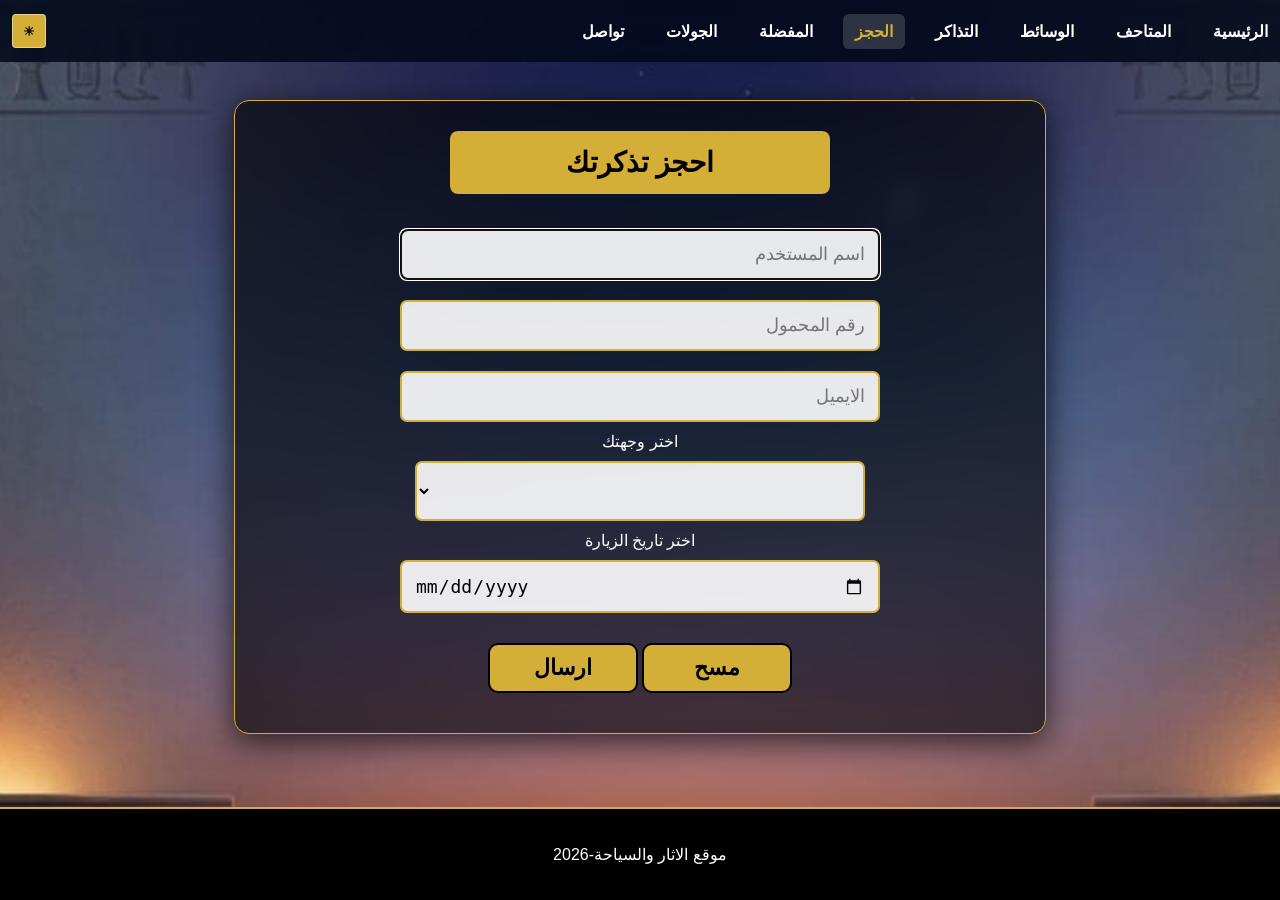
<file: booking.html>
<!DOCTYPE html>
<html  dir="rtl" lang"ar" >
<head>
    <meta charset="UTF-8">
    <meta name="viewport" content="width=device-width, initial-scale=1.0">
    <title>Document</title>
    <link rel="stylesheet" href="booking.css">
</head>
<body>
     <nav class="top-nav">
        <a href="index.html" class="nav-link">الرئيسية</a>
        <a href="museum.html" class="nav-link">المتاحف</a>
        <a href="media_gallery_3.html" class="nav-link">الوسائط</a>
        <a href="tickets.html" class="nav-link">التذاكر</a>
        <a href="booking.html" class="nav-link active">الحجز</a>
        <a href="favorites.html" class="nav-link">المفضلة</a>
        <a href="tours.html" class="nav-link ">الجولات</a>
        <a href="contact.html" class="nav-link">تواصل</a>
        <button id="themeBtn" class="theme-toggle" onclick="changeTheme()" aria-label="تغيير الثيم">☀</button>
    </nav>

    <header>
    
    </header>
    <fieldset>
            
        <div id="form">
            <h2>احجز تذكرتك</h2>
            <form method="post">
               <div class="inputcontrol">
                <div id="error4"></div>
                 
                <input id="name" type="text" placeholder="اسم المستخدم" autofocus></div>
                <div class="inputcontrol">
                    <div id="error"></div>
                    
                
                <input  id="num" type="text" placeholder="رقم المحمول" required></div>
    <div class="inputcontrol">
        <div id="error2"></div>
                 
                <input id="email" type="text" placeholder="الايميل" required></div>
                <div id="error5"></div>
                <label for="select">اختر وجهتك</label>
                <br> <div class="select" ></div>
                <select name="museum" id="select"   style="font-size: 25px; " >
                    <option value="" disabled selected ></option>
                    <option id="op"value="المتحف المصري الكبير">المتحف المصري الكبير</option>
                <option  id="op"value="المتحف القومي للحضارة المصرية">المتحف القومي للحضارة المصرية</option>
                <option id="op" value="المتحف المصري بالتحرير">المتحف المصري بالتحرير</option>
                <option  id="op"value="متحف الاقصر">متحف الاقصر</option>
                <option id="op" value="متحف النوبه">متحف النوبه</option>
                <option id="op" value="متحف ايمحتب بسقارة">متحف ايمحتب بسقارة</option>

               </div>
                </select>
                <br>
                <div id="error3"></div>
                <label for="date">اختر تاريخ الزيارة</label>
                <br>
                <input id ="date" type="date" required>
                <br>
                
            <input  id ="send2"type="reset" value="مسح">
                <input  id ="send2"type="submit"value="ارسال">

            </form>


        </div></fieldset>

            <footer>
                    <p>موقع الاثار والسياحة-2026</p>
                </footer>
        <script src="booking.js"></script>
    
</body>
</html>
</file>
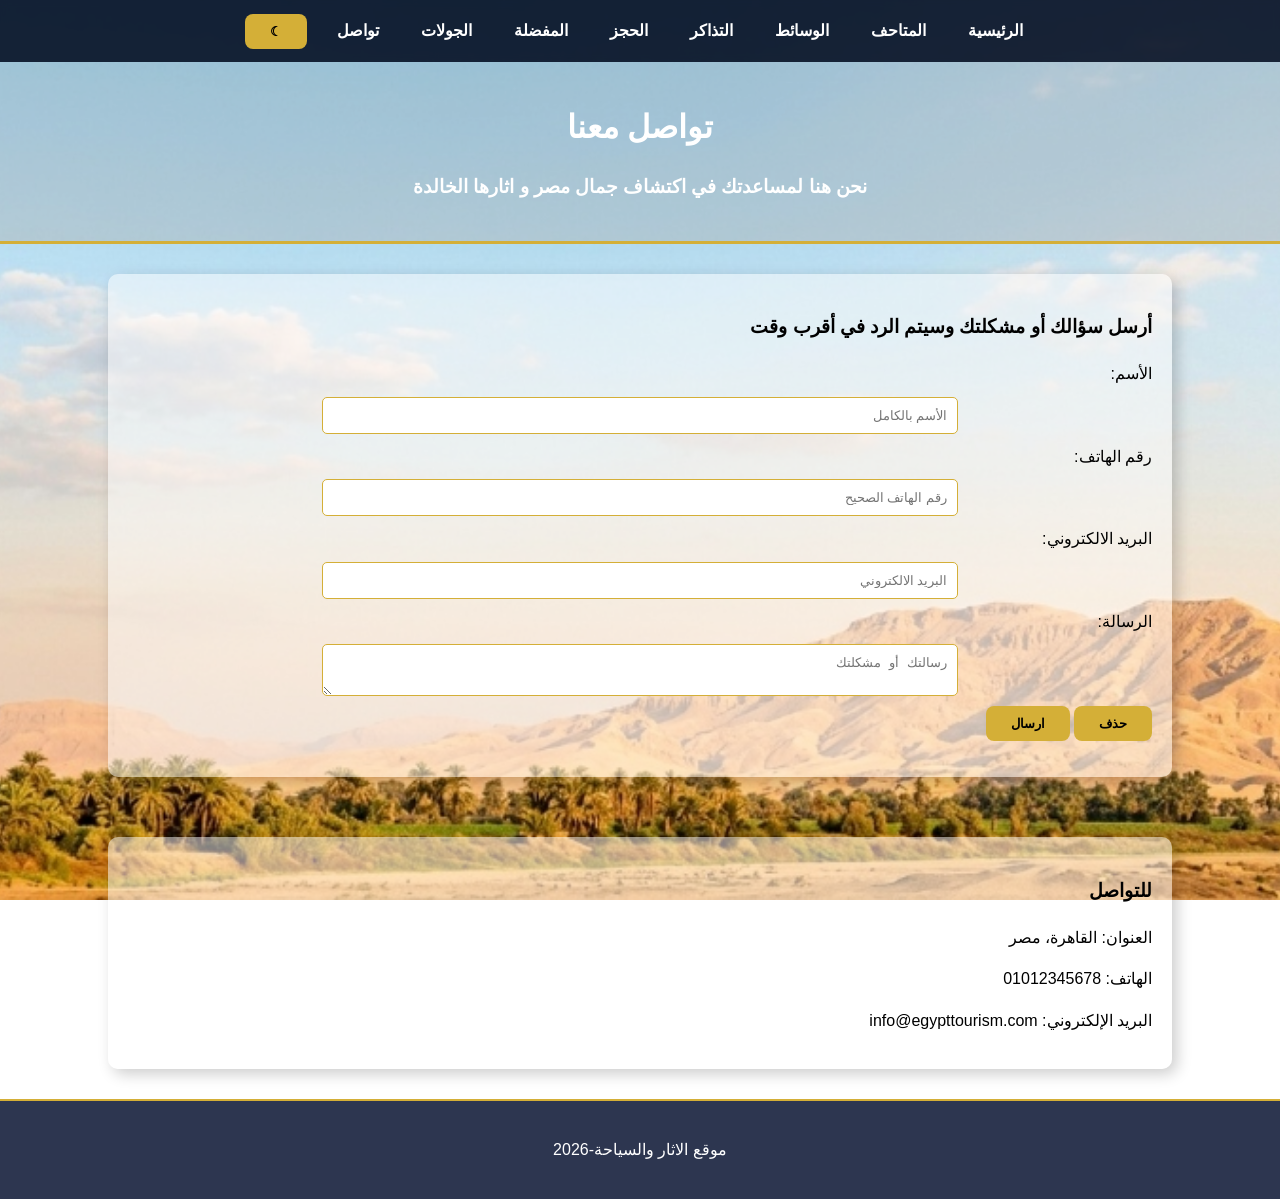
<file: contact.html>
<!doctype html>
<html lang="ar">
    <head>
        <meta charset="UTF-8">
        <title>contact us</title>
        <link rel="stylesheet" href="contact.Css">
    </head>
    <body class="light-theme">
        <nav class="top-nav">
          <a href="index.html" class="nav-link">الرئيسية</a>
          <a href="museum.html" class="nav-link">المتاحف</a>
          <a href="media_gallery_3.html" class="nav-link">الوسائط</a>
          <a href="tickets.html" class="nav-link">التذاكر</a>
          <a href="booking.html" class="nav-link">الحجز</a>
          <a href="Favorites.html" class="nav-link">المفضلة</a>
          <a href="tours.html" class="nav-link">الجولات</a>
          <a href="contact.html" class="nav-link">تواصل</a>
          <button id="themeBtn" class="theme-toggle" onclick="changeTheme()" aria-label="تغيير الثيم">☀️</button>
        </nav>
        <header>
            <h1>تواصل معنا</h1>
            <h3 class="title2">نحن هنا لمساعدتك في اكتشاف جمال مصر و اثارها الخالدة</h3>
        </header>
        <section>
            <h3>أرسل سؤالك أو مشكلتك وسيتم الرد في أقرب وقت</h3>
            <form id="contactForm">
                <label for="name">الأسم:</label>
                <input type="text" id="name" placeholder="الأسم بالكامل">
                <label for="number">رقم الهاتف:</label>
                <input type="number" id="number" placeholder="رقم الهاتف الصحيح">
                <label for="email">البريد الالكتروني:</label>
                <input type="email" id="email" placeholder="البريد الالكتروني">
                <label for="message">الرسالة:</label>
                <textarea id="message" placeholder="رسالتك أو مشكلتك" ></textarea>
                <button type="reset">حذف</button>
                <button type="submit">ارسال</button>
            </form>
             <p id="responseMsg"></p>
        </section>
        <section>
            <h3>للتواصل</h3>
             <p>العنوان: القاهرة، مصر</p>
             <p>الهاتف: 01012345678</p>
             <p>البريد الإلكتروني: info@egypttourism.com</p>
        </section>
          <footer>
                    <p>موقع الاثار والسياحة-2026</p>
                </footer>
        <script src="contact.js"></script>
    </body>
</html>
</file>
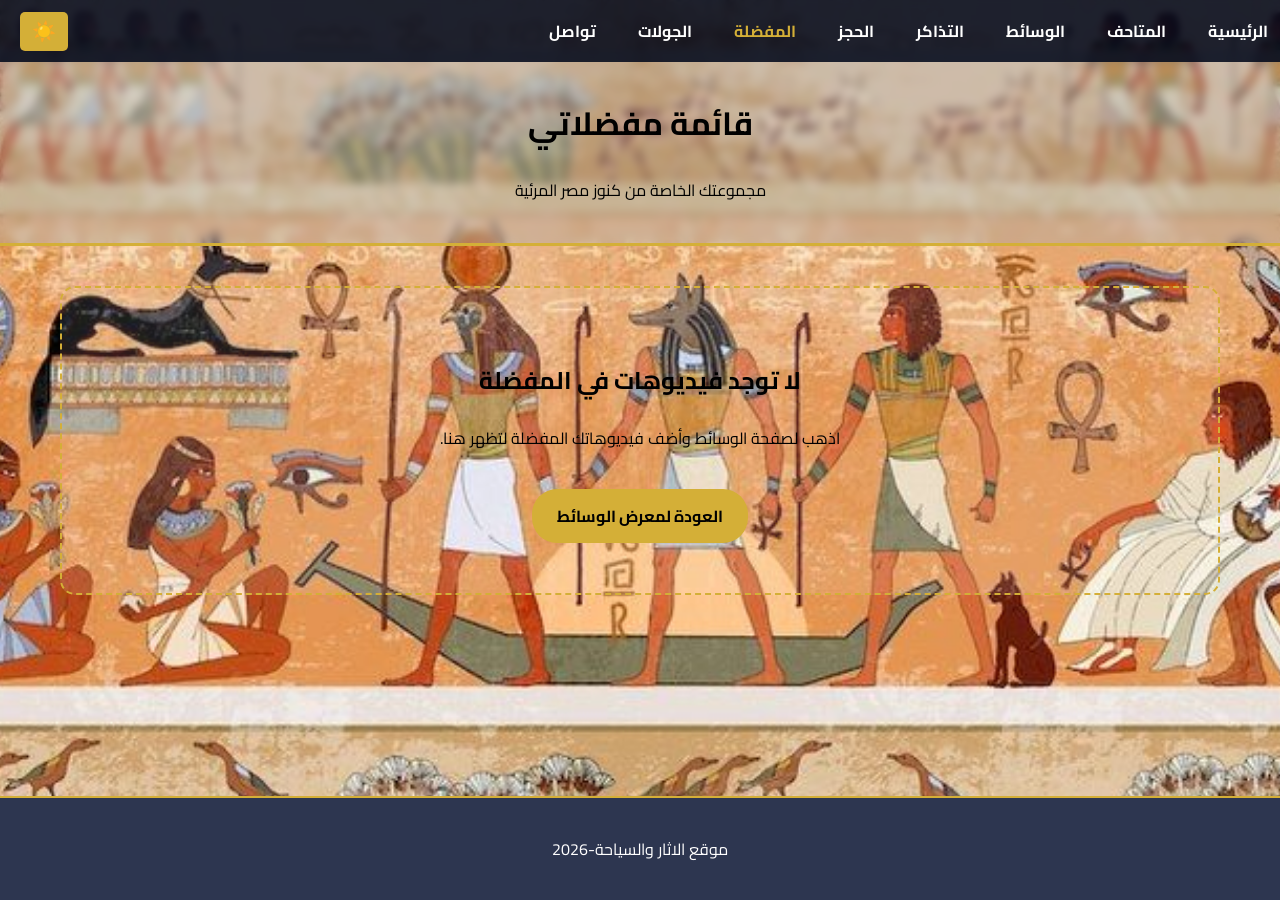
<file: favorites.html>
<!DOCTYPE html>
<html lang="ar" dir="rtl">
<head>
    <meta charset="UTF-8">
    <meta name="viewport" content="width=device-width, initial-scale=1.0">
    <title>مفضلتي - متاحف مصر</title>
    <!-- ربط ملف التنسيق الموحد -->
    <link rel="stylesheet" href="My_Favorites.css">
    <link href="https://fonts.googleapis.com/css2?family=Cairo:wght@400;700&display=swap" rel="stylesheet">
</head>
<body>
    <nav class="top-nav">
        <a href="index.html" class="nav-link">الرئيسية</a>
        <a href="museum.html" class="nav-link">المتاحف</a>
        <a href="media_gallery_3.html" class="nav-link">الوسائط</a>
        <a href="tickets.html" class="nav-link">التذاكر</a>
        <a href="booking.html" class="nav-link">الحجز</a>
        <a href="Favorites.html" class="nav-link active">المفضلة</a>
        <a href="tours.html" class="nav-link">الجولات</a>
        <a href="contact.html" class="nav-link">تواصل</a>
        <button id="themeBtn" class="theme-toggle" onclick="changeTheme()">☀️</button>
    </nav>

    <header>
        <h1>قائمة مفضلاتي</h1>
        <p>مجموعتك الخاصة من كنوز مصر المرئية</p>
    </header>

    <main class="container">
        <!-- هنا سيقوم الجافا سكريبت بوضع الفيديوهات -->
        <div id="favoritesGrid" class="gallery-grid"></div>
    </main>

    <footer>
        <p>موقع الاثار والسياحة-2026</p>
    </footer>

    <!-- ربط ملف الجافا سكريبت الخاص بالمفضلة -->
    <script src="My_Favorites.js"></script>
</body>
</html>
</file>
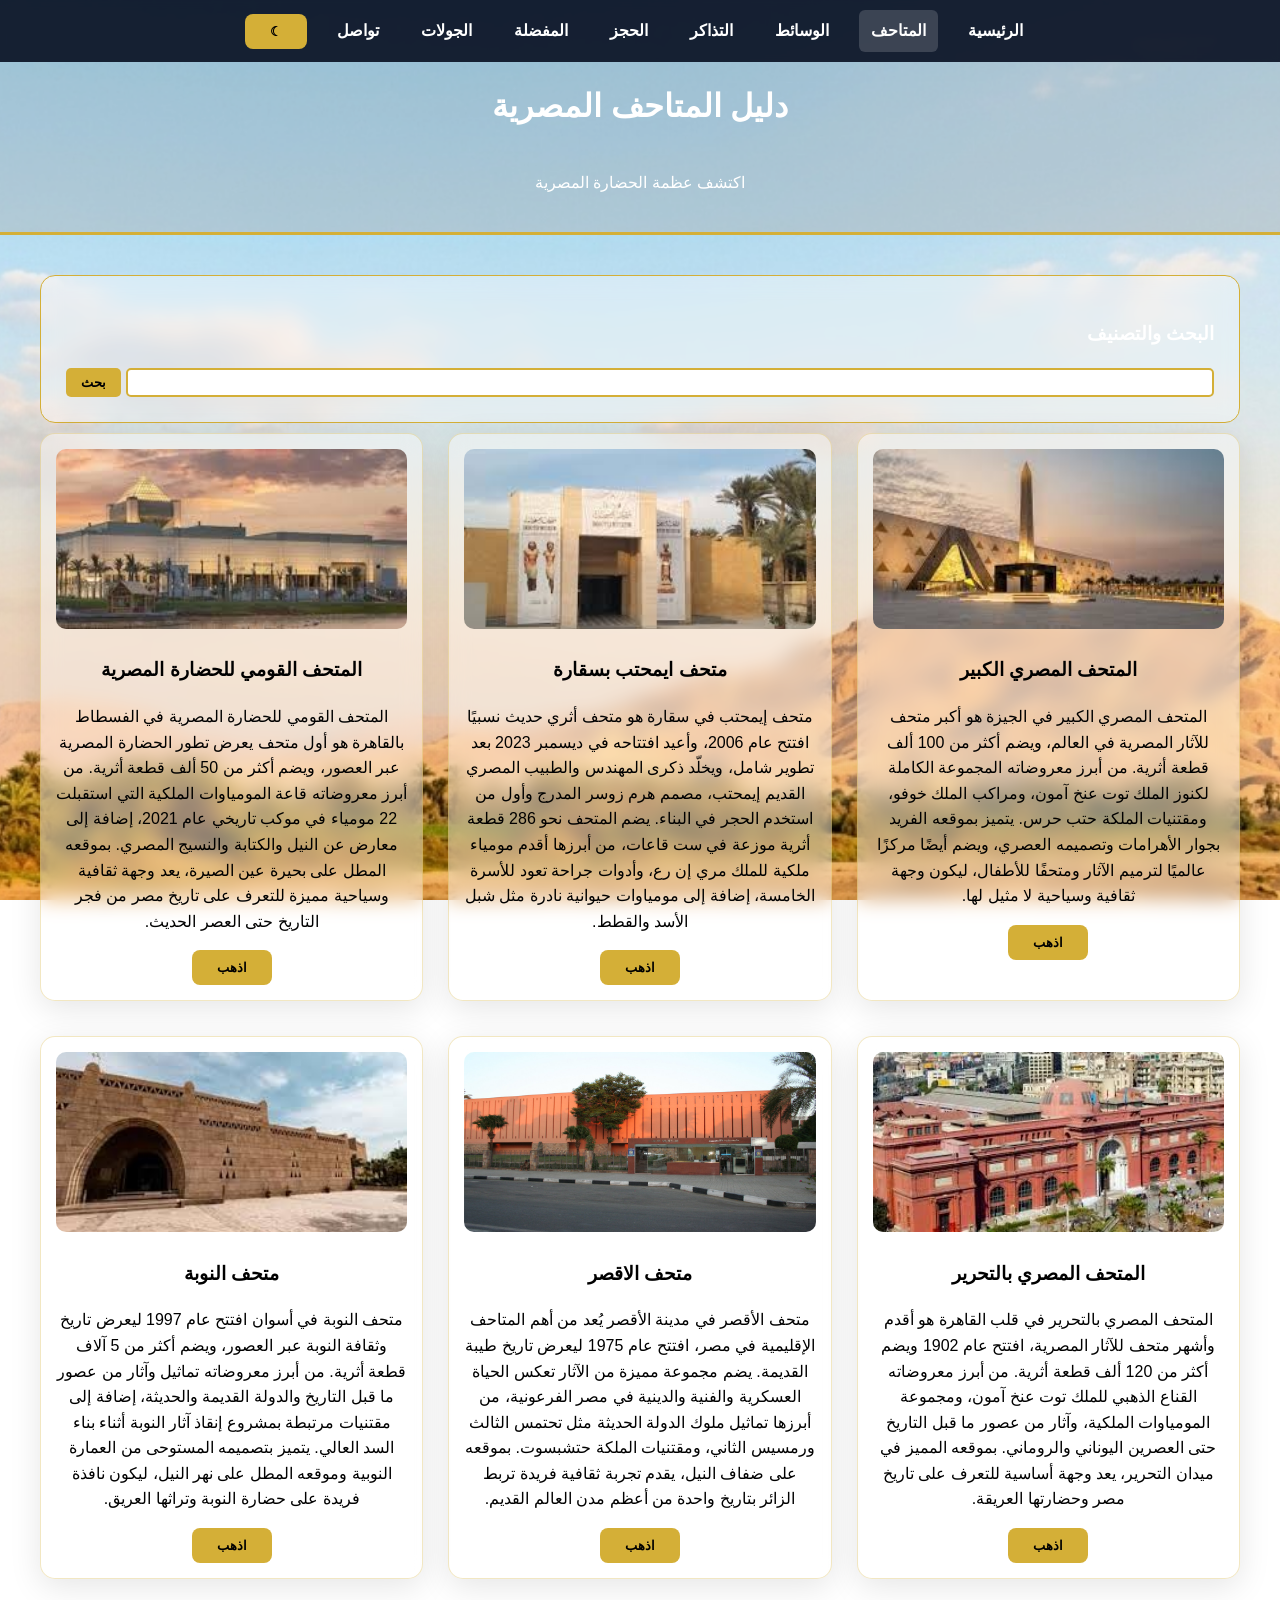
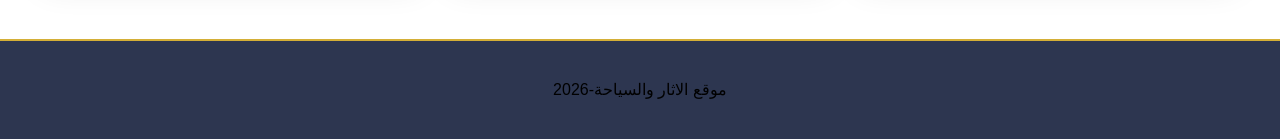
<file: museum.html>
<!DOCTYPE html>
<html lang="ar" dir="rtl">
    <head>
        <meta charset="UTF-8">
        <title>Ancient Egypt</title>
        <link rel="stylesheet" href="museum2.css">
        </head>
        <body>
            <header>
                <h1 id="mainTitle"></h1>
                <p id="title2"></p>
               

                    <nav class="top-nav">
        <a href="index.html" class="nav-link">الرئيسية</a>
        <a href="museum.html" class="nav-link active">المتاحف</a>
        <a href="media_gallery_3.html" class="nav-link">الوسائط</a>
        <a href="tickets.html" class="nav-link">التذاكر</a>
        <a href="booking.html" class="nav-link">الحجز</a>
        <a href="favorites.html" class="nav-link">المفضلة</a>
        <a href="tours.html" class="nav-link ">الجولات</a>
        <a href="contact.html" class="nav-link">تواصل</a>
        <button id="themeBtn" class="theme-toggle" onclick="changeTheme()" aria-label="تغيير الثيم">☀</button>
    </nav>

                  
                
                 
            </header>
           <main class="museums-container layout">
            <aside class="sidebar">
                <h3 id="sideTitle"></h3>
                <div class="search-box">
                    <input type="text" id="search">
                    <button onclick="searchItems()" id="searchBtn">بحث</button>
                    </div>
                    </aside>
                    <section id="cardsContainer" class="grid"></section>
                    </main>

           </main>
                <footer>
                    <p>موقع الاثار والسياحة-2026</p>
                </footer>
                        <script src="museum (1).js"></script>

        </body>
</html>
</file>
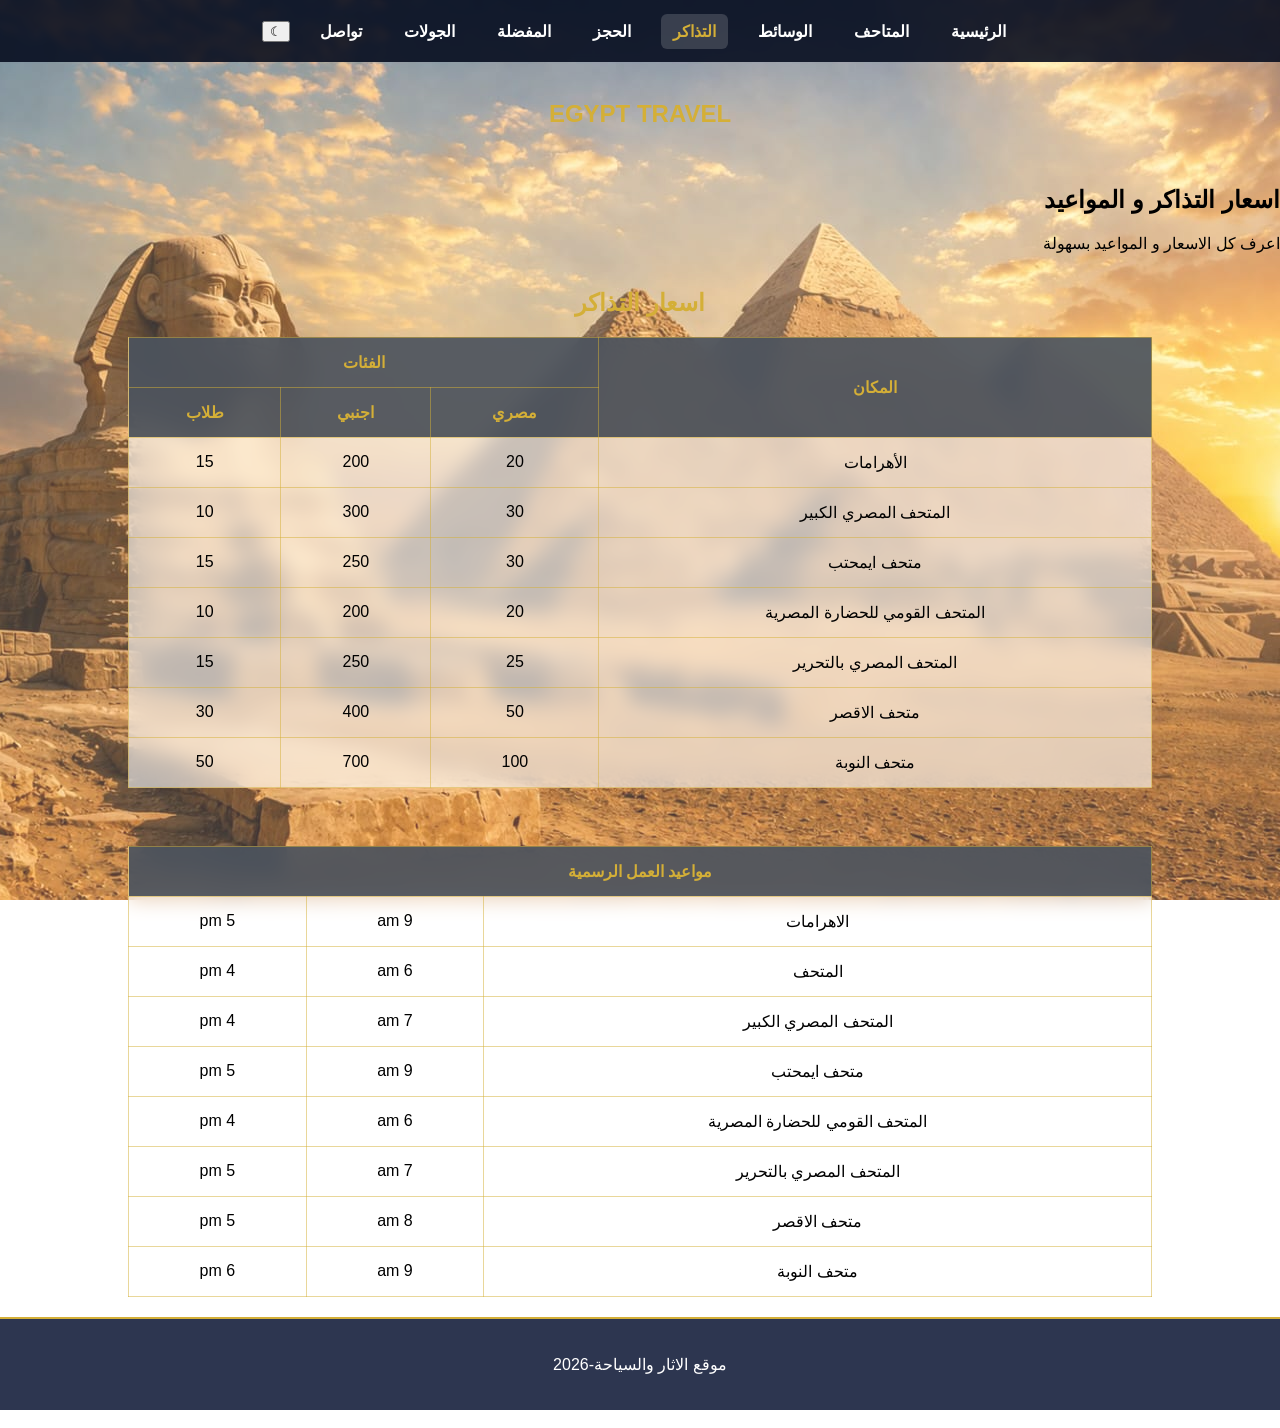
<file: tickets.html>
<Doctype>
<html>
<head>
<title>TICKETS & SCHEDULE</title>
<link rel="stylesheet"href="tickets.css">
<link href="https://fonts.googleapis.com/css2?family=Cairo&display=swap" rel="stylesheet">
</head>
<div class="overlay">
<body >
<header>
<!-- <button id = "themeToggle">🌙</button> -->
<nav class="top-nav">
        <a href="index.html" class="nav-link">الرئيسية</a>
        <a href="museum.html" class="nav-link">المتاحف</a>
        <a href="media_gallery_3.html" class="nav-link">الوسائط</a>
        <a href="tickets.html" class="nav-link active">التذاكر</a>
        <a href="booking.html" class="nav-link">الحجز</a>
        <a href="favorites.html" class="nav-link">المفضلة</a>
        <a href="tours.html" class="nav-link ">الجولات</a>
        <a href="contact.html" class="nav-link">تواصل</a>
        <button id="themeBtn" class="theme-toggle" onclick="changeTheme()" aria-label="تغيير الثيم">☀️</button>

</header>
<section>
    <h2>EGYPT TRAVEL </h2>
    <br>
<h1 class="title">اسعار التذاكر و المواعيد</h1>
<p class="title">اعرف كل الاسعار و المواعيد بسهولة</p>
</section>
<section>
<h2>اسعار التذاكر</h2>
<table>
<tr>
<th rowspan="2">المكان</th>
<th colspan="3">الفئات</th>
</tr>
<tr>
<th>مصري</th>
<th>اجنبي</th>
<th>طلاب</th>
</tr>
<tr>
<td>الأهرامات</td>
<td>20</td>
<td>200</td>
<td>15</td>
</tr>
<tr>
    <td>المتحف المصري الكبير</td>
 <td>30</td>
 <td>300</td>
 <td>10</td>
 </tr>
 <tr>
    <td>متحف ايمحتب</td>
    <td>30</td>
     <td>250</td>
     <td>15</td>
    </tr>
    <tr>
        <td>المتحف القومي للحضارة المصرية</td>
        <td>20</td>
        <td>200</td>
        <td>10</td>
     </tr>
     
     <tr>
        <td>المتحف المصري بالتحرير</td>
        <td>25</td>
        <td>250</td>
        <td>15</td>
      </tr>
      <tr>
        <td>متحف الاقصر </td>
        <td>50</td>
        <td>400</td>
        <td>30</td>
      </tr>
      <tr>
        <td>متحف النوبة </td>
        <td>100</td>
        <td>700</td>
        <td>50</td>
      </tr>



 </table>
 </section>
  <br>
 <section>
 <table>
 <tr>
 <th colspan="5">مواعيد العمل الرسمية</th>
 </tr>
 <tr>
 <td>الاهرامات</td>
 <td> 9 am </td>
 <td> 5 pm </td>
 </tr>
 <tr>
 <td>المتحف</td>
 <td> 6 am</td>
 <td> 4 pm </td>
 </tr>
 <tr>
    <td>المتحف المصري الكبير</td>
    <td>7 am</td>
    <td>4 pm</td>
    </tr>
    <tr>
        <td>متحف ايمحتب </td>
        <td>9 am </td>
        <td>5 pm </td>
    </tr>

    <tr>
        <td>المتحف القومي للحضارة المصرية</td>
        <td>6 am</td>
        <td>4 pm</td>
    </tr>

    <tr>
        <td>المتحف المصري بالتحرير </td>
        <td>7 am </td>
        <td>5 pm</td>
     </tr>
     
     <tr>
        <td>متحف الاقصر </td>
        <td>8 am </td>
        <td>5 pm</td>
     </tr>
     
     <tr>
        <td>متحف النوبة</td>
        <td>9 am</td>
        <td>6 pm</td>
     </tr>
     
 </table>
     <footer>
                    <p>موقع الاثار والسياحة-2026</p>
                </footer>
 <!-- <button id="button">احجز الأن </button> -->
 <br>
 <script src="tickets.js"></script>
 </body>
 </div>
</file>
<file: booking.css>
/* ضبط أساسيات الصفحة لضمان التصاق الفوتر */
html, body {
    height: 100%;
    margin: 0;
    padding: 0;
}

body {
    margin: 0;
    font-family: 'Arial', sans-serif;
    transition: 0.5s ease-in-out;
    background-image: url(booking1.jpeg);
    background-size: cover;
    background-position: center;
    background-attachment: fixed;
    display: flex;
    flex-direction: column;
    min-height: 100vh;
    direction: rtl;
    color: white;
}

/* الوضع الداكن */
body.dark {
    background-image: url(booking2.jpeg);
    background-size: cover;
    background-position: center;
    background-attachment: fixed;
}

/* الناف بار الثابت */
.top-nav {
    position: fixed;
    top: 0;
    left: 0;
    right: 0;
    height: 62px;
    display: flex;
    align-items: center;
    justify-content: center;
    gap: 18px;
    background: rgba(3, 10, 28, 0.88);
    backdrop-filter: blur(3px);
    z-index: 1000;
}

.nav-link {
    color: #ffffff;
    text-decoration: none;
    font-weight: bold;
    padding: 8px 12px;
    border-radius: 6px;
    transition: background-color 0.25s;
}

.nav-link:hover,
.nav-link.active {
    background: rgba(255, 255, 255, 0.16);
    color: #d4af37;
}

/* زر تغيير الثيم */
.theme-toggle {
    margin-right: auto;
    margin-left: 12px;
    width: 34px;
    height: 34px;
    border-radius: 4px;
    border: 1px solid rgba(255, 255, 255, 0.45);
    background: #d4af37;
    color: #111111;
    font-weight: bold;
    cursor: pointer;
}

/* تنسيق الفورم (Form) والألوان الموحدة */
fieldset {
    text-align: center;
    width: 90%;
    max-width: 750px;
    background-color: rgba(0, 0, 0, 0.6); /* خلفية داكنة شفافة */
    margin: 100px auto 40px auto;
    padding: 30px;
    border-radius: 15px;
    border: 1px solid #d4af37; /* إطار ذهبي */
    box-shadow: 0 8px 32px rgba(0,0,0,0.7);
    backdrop-filter: blur(10px);
}

body.light fieldset {
    background-color: rgba(255, 255, 255, 0.5);
    color: black;
}

#form h2 {
    width: 80%;
    max-width: 350px;
    text-align: center;
    font-size: 28px;
    background-color: #d4af37; /* ذهبي بدلاً من الأزرق */
    border-radius: 8px;
    padding: 15px;
    margin: 0 auto 25px auto;
    color: black;
    font-weight: bold;
}

/* تنسيق المدخلات */
input, select {
    width: 80%;
    max-width: 450px;
    padding: 13px;
    margin: 10px 0;
    border-radius: 7px;
    font-size: 18px;
    border: 2px solid #d4af37;
    background: rgba(255, 255, 255, 0.9);
    color: black;
    transition: 0.3s;
}

input:hover, select:hover {
    background-color: #fff;
    box-shadow: 0 0 10px rgba(212, 175, 55, 0.5);
}

/* زر الإرسال */
#send2 {
    border-radius: 10px;
    padding: 10px 30px;
    width: auto;
    min-width: 150px;
    font-size: 22px;
    background-color: #d4af37;
    border: 2px solid black;
    cursor: pointer;
    font-weight: bold;
    margin-top: 20px;
    transition: 0.3s;
}

#send2:hover {
    background-color: #f1c40f;
    transform: scale(1.05);
}

/* الفوتر وتثبيته */
footer {
    text-align: center;
    padding: 20px;
    border-top: 2px solid #d4af37;
    margin-top: auto; /* دفع الفوتر للأسفل */
    width: 100%;
    box-sizing: border-box;
}

/* ألوان الفوتر الموحدة */
body:not(.light) footer, body.dark footer {
    background-color: #000000;
    color: #ffffff;
}

body.light footer {
    background-color: #2d3650;
    color: #ffffff;
}

/* تعديلات الوضع الفاتح للناف بار */
body.light .top-nav {
    background: rgba(3, 10, 28, 0.95);
}

body.light .nav-link {
    color: #ffffff;
}
</file>
<file: contact.Css>
/* ضبط أساسيات الصفحة لإلغاء أي فراغات */
html, body {
    height: 100%;
    margin: 0;
    padding: 0;
}

body {
    display: flex;
    flex-direction: column;
    min-height: 100vh;
    font-family: 'Arial', sans-serif;
    transition: 0.5s;
    background-image: url('morning.png');
    background-size: cover;
    background-position: center;
    background-attachment: fixed;
    color: white;
    line-height: 1.6;
    direction: rtl;
}

/* الوضع الداكن */
body.dark {
    background-image: url('night.png');
    color: white;
}

/* تنسيق الهيدر والناف بار */
.top-nav {
    position: fixed;
    top: 0;
    left: 0;
    right: 0;
    height: 62px;
    display: flex;
    align-items: center;
    justify-content: center;
    gap: 18px;
    background: rgba(3, 10, 28, 0.88);
    backdrop-filter: blur(3px);
    z-index: 1000;
}

.nav-link {
    color: #ffffff;
    text-decoration: none;
    font-weight: bold;
    padding: 8px 12px;
    border-radius: 6px;
    transition: background-color 0.25s;
}

.nav-link:hover,
.nav-link.active {
    background: rgba(255, 255, 255, 0.16);
}

header {
    display: flex;
    flex-direction: column;
    padding: 20px;
    background: rgba(170, 170, 170, 0.4);
    text-align: center;
    border-bottom: 3px solid #d4af37;
    margin-top: 62px; /* لترك مساحة للناف بار الثابت */
}

h1 {
    padding-top: 20px;
    margin: 0;
}

/* المحتوى الرئيسي - يتمدد ليدفع الفوتر للأسفل */
.layout {
    flex: 1; 
    padding: 20px;
    margin: 20px;
}

/* تنسيق السكشن والكروت */
section { 
    margin: 30px auto;
    width: 80%;
    background-color: rgba(255, 255, 255, 0.5);
    padding: 20px;
    border-radius: 10px;
    box-shadow: 5px 5px 15px rgba(0, 0, 0, 0.2);
    color: black;
}

.card {
    margin-top: 10px;
    padding: 15px;
    border-radius: 15px;
    text-align: center;
    transition: 0.4s ease-in-out;
    border: 1px solid rgba(212, 175, 55, 0.3);
    backdrop-filter: blur(10px);
}

body:not(.dark) .card {
    background: rgba(255, 255, 255, 0.4);
    color: #000;
    box-shadow: 0 8px 32px rgba(0, 0, 0, 0.1);
}

body.dark .card {
    background: rgba(0, 0, 0, 0.7);
    color: white;
    border: 1px solid #d4af37;
}

.card:hover {
    transform: translateY(-15px) scale(1.05);
}

.card img {
    width: 100%;
    height: 180px;
    object-fit: cover;
    border-radius: 10px;
}

/* الأزرار والمدخلات */
input, textarea {
    display: block;
    width: 60%;
    padding: 10px;
    margin: 10px auto;
    border: 1px solid #d4af37;
    border-radius: 5px;
}

button, #searchBtn {
    background: #d4af37;
    border: none;
    border-radius: 8px;
    cursor: pointer;
    padding: 10px 25px;
    font-weight: bold;
    color: black;
    transition: 0.3s;
}

button:hover, #searchBtn:hover {
    background-color: #f1c40f;
    transform: scale(1.05);
}

/* الفوتر - ملتصق بالأسفل تماماً */
footer {
    text-align: center;
    padding: 20px;
    margin-top: auto; /* أهم خاصية لدفع الفوتر للأسفل */
    border-top: 2px solid #d4af37;
    width: 100%;
    box-sizing: border-box;
}

body:not(.dark) footer {
    background-color: #2d3650;
    color: #ffffff;
}

body.dark footer {
    background-color: #000000;
    color: #ffffff;
}
</file>
<file: My_Favorites.css>
/* الإعدادات الأساسية */
html, body {
    height: 100%;
    margin: 0;
    padding: 0;
}

body {
    display: flex;
    flex-direction: column;
    min-height: 100vh;
    font-family: 'Cairo', sans-serif;
    transition: 0.5s ease-in-out;
    background-image: url('images/Arte Egipcio.jpg');
    background-size: cover;
    background-position: center;
    background-attachment: fixed;
    color: #000; /* اللون الافتراضي للوضع الفاتح */
    direction: rtl;
}

/* --- الوضع الليلي (Dark Mode) --- */
/* الكود يبحث عن كلاس باسم 'dark-mode' في الـ body */
body.dark-mode {
    color: white;
}

body.dark-mode footer {
    background-color: #000000;
    transition: 0.5;
}

body.dark-mode .museum-card {
    background: rgba(0, 0, 0, 0.7);
    color: white;
    border: 1px solid #d4af37;
        transition: 0.5;
}

body.dark-mode header {
    background: rgba(0, 0, 0, 0.5);
        transition: 0.5;
}

/* --- التنسيقات العامة --- */

.top-nav {
    position: fixed;
    top: 0;
    left: 0;
    right: 0;
    height: 62px;
    display: flex;
    align-items: center;
    justify-content: center;
    gap: 18px;
    background: rgba(3, 10, 28, 0.88);
    backdrop-filter: blur(3px);
    z-index: 1000;
}

.nav-link {
    color: #ffffff;
    text-decoration: none;
    font-weight: bold;
    padding: 8px 12px;
    transition: 0.3s;
}

.nav-link:hover, .nav-link.active {
    color: #d4af37;
}

header {
    margin-top: 50px;
    padding: 22px;
    background: rgba(170, 170, 170, 0.4);
    text-align: center;
    border-bottom: 3px solid #d4af37;
    backdrop-filter: blur(5px);
        transition: 0.5;
}

/* شبكة العناصر */
.gallery-grid {
    flex: 1;
    display: grid;
    grid-template-columns: repeat(auto-fill, minmax(300px, 1fr));
    gap: 25px;
    padding: 40px 20px;
    max-width: 1200px;
    margin: 0 auto;
    width: 100%;
    box-sizing: border-box;
}

/* الكروت (Museum Card) */
.museum-card {
    padding: 15px;
    border-radius: 15px;
    text-align: center;
    transition: 0.4s ease-in-out;
    background: rgba(255, 255, 255, 0.4); /* وضع فاتح افتراضي */
    border: 1px solid rgba(212, 175, 55, 0.3);
    backdrop-filter: blur(10px);
    box-shadow: 0 8px 32px rgba(0, 0, 0, 0.1);
}

.museum-card:hover {
    transform: translateY(-10px);
}

.video-wrapper video {
    width: 100%;
    border-radius: 10px;
    height: 180px;
    object-fit: cover;
}

.card-content h3 {
    margin: 15px 0;
    font-size: 1.2rem;
}

/* أزرار الحذف والعودة */
.remove-btn {
    background: #e74c3c;
    color: white;
    border: none;
    padding: 10px;
    width: 100%;
    border-radius: 8px;
    cursor: pointer;
    font-weight: bold;
    transition: 0.3s;
}

.remove-btn:hover {
    background: #c0392b;
    transform: scale(1.05);
}

.back-btn {
    display: inline-block;
    margin-top: 20px;
    padding: 12px 25px;
    background-color: #d4af37;
    color: black;
    text-decoration: none;
    font-weight: bold;
    border-radius: 25px;
}

/* الرسالة الفارغة */
.empty-msg {
    text-align: center;
    grid-column: 1 / -1;
    padding: 50px;
    border: 2px dashed #d4af37;
    border-radius: 15px;
    background: rgba(255, 255, 255, 0.1);
}

/* الفوتر */
footer {
    text-align: center;
    padding: 20px;
    background-color: #2d3650; /* لون الوضع الفاتح */
    color: white;
    border-top: 2px solid #d4af37;
    margin-top: auto;
}

/* زر تغيير الثيم */
.theme-toggle {
    margin-right: auto;
    margin-left: 20px;
    background: #d4af37;
    border: none;
    padding: 8px 12px;
    border-radius: 5px;
    cursor: pointer;
    font-size: 1.2rem;
}
</file>
<file: museum2.css>
/* تحديد الالوان التقائية للصفحة */

body {
    margin: 0;
    font-family: 'Arial', sans-serif;
    transition: 0.5s;
    background-image: url('morning.png');
    background-size: cover;
    background-position: center;
    background-attachment: fixed;
    color: white;
    line-height: 1.6;
    direction: rtl;
}
/* تحديد الالوان الثانوية عند تبديل الوضع */

body.dark {
    background-image: url('night.png');
    color: white;
}
/* تنسيق رأس الصفحة  */

h1{
    padding-top: 40px;
}
header {
    display: flex;
    flex-direction: column;
    padding: 20px;
    background: rgba(170, 170, 170, 0.4);
    text-align: center;
    border-bottom: 3px solid #d4af37;
}
.top-nav {
    position: fixed;
    top: 0;
    left: 0;
    right: 0;
    height: 62px;
    display: flex;
    align-items: center;
    justify-content: center;
    gap: 18px;
    background: rgba(3, 10, 28, 0.88);
    backdrop-filter: blur(3px);
    z-index: 1000;
}

.nav-link {
    color: #ffffff;
    text-decoration: none;
    font-weight: bold;
    padding: 8px 12px;
    border-radius: 6px;
    transition: background-color 0.25s;
}

.nav-link:hover,
.nav-link.active {
    background: rgba(255, 255, 255, 0.16);
}
/* تنسيق قائمة التنقل */
.mainnav {
    margin: 15px 0;
}

.mainnav a {
    color: white;
    text-decoration: none;
    margin: 0 15px;
    font-weight: bold;
    font-size: 1.1rem;
    transition: 0.3s;
}

.mainnav a.active {
    color: #d4af37;
    border-bottom: 2px solid #d4af37;
}

/*  اطار للمحتوي الرئيسي*/

.layout {
    padding: 20px;
    margin: 20px;
    border-radius: 15px;
}

/*  خصائص صندوق البحث*/
.search-box {
    display: flex;
    gap: 5px;
    margin-top: 10px;
}

#search {
    border: 2px solid #d4af37;
    border-radius: 5px;
    padding: 5px; 
    width: 100%;
}

#searchBtn {
    background: #d4af37;
    border: none;
    border-radius: 5px;
    cursor: pointer;
    padding: 5px 15px;
    font-weight: bold;
    white-space: nowrap;
}
/* تحديد مساحة وخصائص البحث والتصنيف */
.sidebar {
    flex: 1;
    background: rgba(255, 255, 255, 0.4);
    backdrop-filter: blur(10px);
    padding: 25px;
    border-radius: 15px;
    border: 1px solid #d4af37;
    min-width: 250px;
    text-align: right;
}

.sidebar h2 {
    color: #000 !important;
    text-shadow: 1px 1px 2px white;
    font-weight: bold;
}
/*  تحديد مساحة وخصائص البحث والتصنيف الوضع الداكن*/
body.dark .sidebar {
    background: rgba(0, 0, 0, 0.5);
}

body.dark .sidebar h2 {
    color: #d4af37 !important;
    text-shadow: none;
}
/* توزيع الكروت */
.grid {
    flex: 3;
    display: grid;
    grid-template-columns: repeat(auto-fill, minmax(320px, 1fr));
    gap: 25px;
    justify-content: center;
}
/* تنسيق الكروت*/
.card {
    margin-top: 10px;
    padding: 15px;
    border-radius: 15px;
    text-align: center;
    transition: 0.4s ease-in-out;
    border: 1px solid rgba(212, 175, 55, 0.3);
    backdrop-filter: blur(10px);
}

body:not(.dark) .card {
    background: rgba(255, 255, 255, 0.4);
    color: #000;
    box-shadow: 0 8px 32px rgba(0, 0, 0, 0.1);
}

body.dark .card {
    background: rgba(0, 0, 0, 0.7);
    color: white;
    border: 1px solid #d4af37;
    box-shadow: 0 8px 32px rgba(0, 0, 0, 0.5);
}
/* تكبير الكروت عند الضغط*/
.card:hover {
    transform: translateY(-30px) scale(1.13);
}
/* حجم الصور في الكارت*/
.card img {
    width: 100%;
    height: 180px;
    object-fit: cover;
    border-radius: 10px;
}

/* خصائص الازرار*/
button {
    background-color: #d4af37;
    padding: 10px 25px;
    cursor: pointer;
    color: black;
    border: none;
    border-radius: 8px;
    font-weight: bold;
    transition: 0.3s;
}

button:hover {
    background-color: #f1c40f;
    transform: scale(1.05);
}

footer {
    text-align: center;
    background-color: #1a1f2e;
    color: white;
    padding: 20px;
    margin-top: 40px;
    border-top: 2px solid #d4af37;
}
body.light footer{

background-color: #2d3650;
color: #000000;

}

body.dark footer{

background-color: #000000;
color: #ffffff;

}
</file>
<file: tickets.css>
/* الإعدادات الأساسية لضمان التصاق الفوتر */
html, body {
    height: 100%;
    margin: 0;
    padding: 0;
}

body {
    margin: 0;
    font-family: Arial, Helvetica, sans-serif;
    transition: 0.5s ease-in-out;
    background-attachment: fixed;
    background-size: cover;
    background-position: center;
    display: flex;
    flex-direction: column;
    min-height: 100vh;
    direction: rtl; /* لضمان التوافق مع المحتوى العربي */
}

/* الوضع الداكن والفاتح للصور */
body.light {
    background-image: url("tickets light.jpg");
    color: black;
}

body.dark {
    background-image: url("tickets dark.jpg");
    color: white;
}

/* الطبقة الشفافة (Overlay) */
.overlay {
    background-color: rgba(0, 0, 0, 0.3);
    flex: 1; /* تجعل المحتوى يتمدد لدفع الفوتر للأسفل */
    display: flex;
    flex-direction: column;
    padding-top: 80px; /* مسافة للناف بار الثابت */
}

body.light .overlay {
    background-color: rgba(255, 255, 255, 0.2);
}

/* القائمة العلوية الثابتة */
.top-nav {
    position: fixed;
    top: 0;
    left: 0;
    right: 0;
    height: 62px;
    display: flex;
    flex-direction: row;
    align-items: center;
    justify-content: center;
    gap: 18px;
    background: rgba(3, 10, 28, 0.88);
    backdrop-filter: blur(3px);
    z-index: 1000;
}

.nav-link {
    color: #ffffff;
    text-decoration: none;
    font-weight: bold;
    padding: 8px 12px;
    border-radius: 6px;
    transition: 0.25s;
}

.nav-link:hover, .nav-link.active {
    background: rgba(255, 255, 255, 0.16);
    color: #d4af37;
}

/* العناوين */
h2 {
    text-align: center;
    color: #d4af37; /* اللون الذهبي الموحد */
    margin: 20px 0;
}

/* الجداول */
table {
    backdrop-filter: blur(10px);
    width: 80%;
    margin: 20px auto; /* توسيط تلقائي */
    border-collapse: collapse;
    background: rgba(0, 0, 0, 0.5);
    border: 1px solid #d4af37;
}

body.light table {
    background: rgba(255, 255, 255, 0.6);
    border: 1px solid #2d3650;
}

th, td {
    border: 1px solid rgba(212, 175, 55, 0.5);
    padding: 15px;
    text-align: center;
}

body.dark th, body.dark td { color: aliceblue; }
body.light th, body.light td { color: #000; }

th {
    background: rgba(49, 58, 71, 0.8);
    color: #d4af37 !important;
}

/* زر الحجز */
#button {
    background: #d4af37;
    color: black;
    padding: 12px 30px;
    border: none;
    border-radius: 8px;
    cursor: pointer;
    font-weight: bold;
    display: block;
    margin: 20px auto; /* توسيط الزر */
    transition: 0.3s;
}

#button:hover {
    background-color: #f1c40f;
    transform: scale(1.05);
}

/* الفوتر وتثبيته في القاع */
footer {
    text-align: center;
    padding: 20px;
    border-top: 2px solid #d4af37;
    margin-top: auto; /* دفع الفوتر لآخر الصفحة */
    width: 100%;
    box-sizing: border-box;
}

body:not(.light) footer, body.dark footer {
    background-color: #000000;
    color: #ffffff;
}

body.light footer {
    background-color: #2d3650;
    color: #ffffff;
}
</file>
